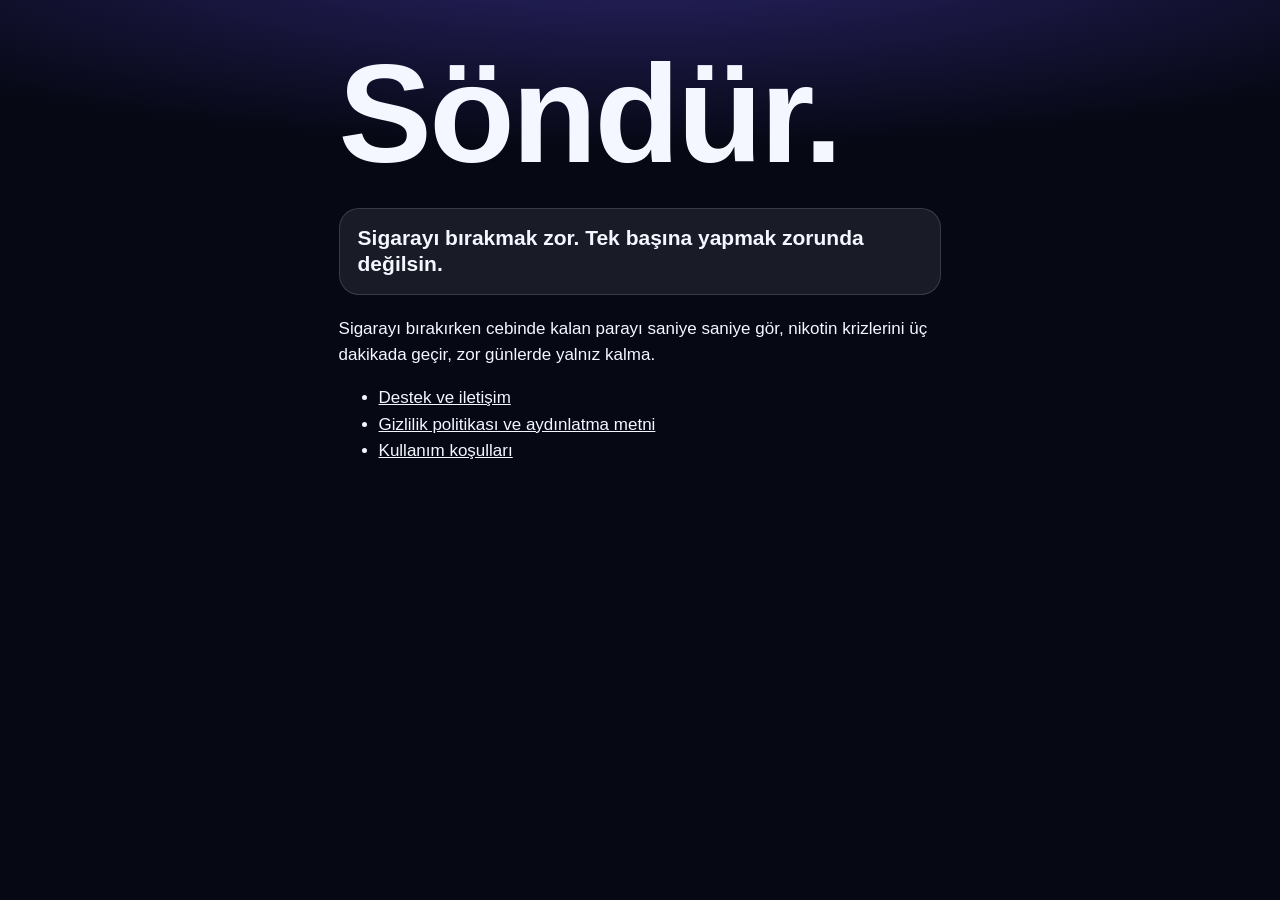
<file: index.html>
<!doctype html>
<html lang="tr">
  <head>
    <meta charset="UTF-8" />
    <meta name="viewport" content="width=device-width, initial-scale=1" />
    <title>Söndür: Sigarayı Bırak</title>
    <meta name="description" content="Sigarayı bırakırken kazancını gör, krizleri söndür, yalnız kalma." />
    <link rel="stylesheet" href="stil.css" />
  </head>
  <body>
    <main>
      <h1 class="dev">Söndür.</h1>
      <p class="uyari">Sigarayı bırakmak zor. Tek başına yapmak zorunda değilsin.</p>
      <p>Sigarayı bırakırken cebinde kalan parayı saniye saniye gör, nikotin krizlerini üç dakikada geçir, zor günlerde yalnız kalma.</p>
      <ul>
        <li><a href="destek.html">Destek ve iletişim</a></li>
        <li><a href="gizlilik.html">Gizlilik politikası ve aydınlatma metni</a></li>
        <li><a href="kosullar.html">Kullanım koşulları</a></li>
      </ul>
    </main>
  </body>
</html>
</file>
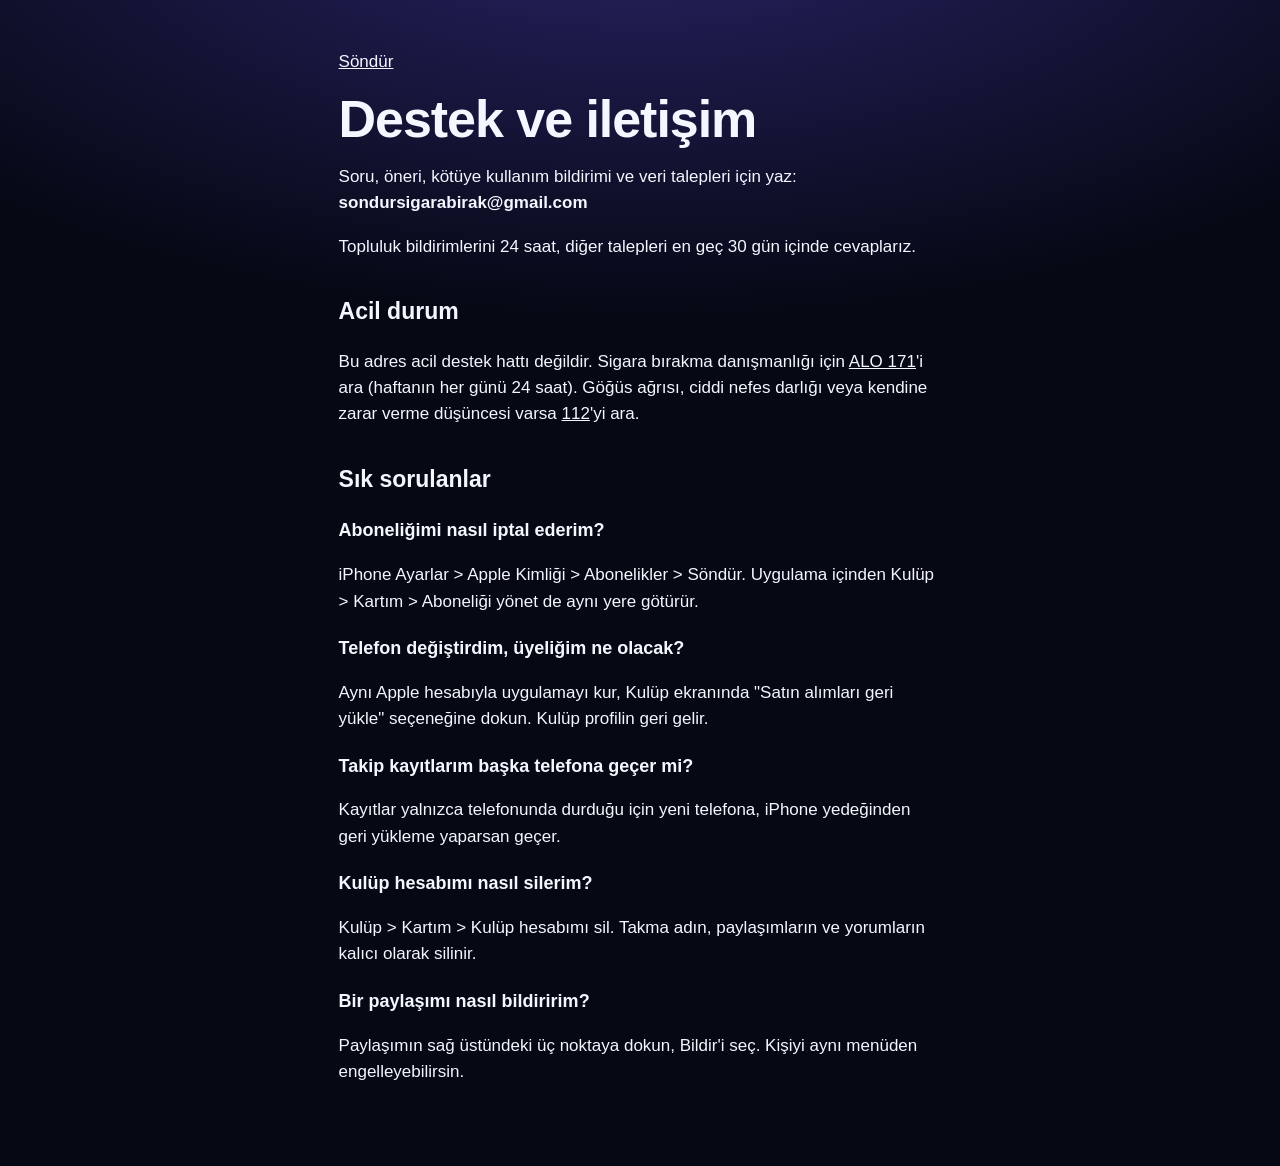
<file: destek.html>
<!doctype html>
<html lang="tr">
  <head>
    <meta charset="UTF-8" />
    <meta name="viewport" content="width=device-width, initial-scale=1" />
    <title>Destek | Söndür</title>
    <link rel="stylesheet" href="stil.css" />
  </head>
  <body>
    <main>
      <p><a href="index.html">Söndür</a></p>
      <h1>Destek ve iletişim</h1>
      <p>Soru, öneri, kötüye kullanım bildirimi ve veri talepleri için yaz: <strong>sondursigarabirak@gmail.com</strong></p>
      <p>Topluluk bildirimlerini 24 saat, diğer talepleri en geç 30 gün içinde cevaplarız.</p>

      <h2>Acil durum</h2>
      <p>
        Bu adres acil destek hattı değildir. Sigara bırakma danışmanlığı için <a href="tel:171">ALO 171</a>'i ara
        (haftanın her günü 24 saat). Göğüs ağrısı, ciddi nefes darlığı veya kendine zarar verme düşüncesi varsa
        <a href="tel:112">112</a>'yi ara.
      </p>

      <h2>Sık sorulanlar</h2>
      <h3>Aboneliğimi nasıl iptal ederim?</h3>
      <p>iPhone Ayarlar &gt; Apple Kimliği &gt; Abonelikler &gt; Söndür. Uygulama içinden Kulüp &gt; Kartım &gt; Aboneliği yönet de aynı yere götürür.</p>
      <h3>Telefon değiştirdim, üyeliğim ne olacak?</h3>
      <p>Aynı Apple hesabıyla uygulamayı kur, Kulüp ekranında "Satın alımları geri yükle" seçeneğine dokun. Kulüp profilin geri gelir.</p>
      <h3>Takip kayıtlarım başka telefona geçer mi?</h3>
      <p>Kayıtlar yalnızca telefonunda durduğu için yeni telefona, iPhone yedeğinden geri yükleme yaparsan geçer.</p>
      <h3>Kulüp hesabımı nasıl silerim?</h3>
      <p>Kulüp &gt; Kartım &gt; Kulüp hesabımı sil. Takma adın, paylaşımların ve yorumların kalıcı olarak silinir.</p>
      <h3>Bir paylaşımı nasıl bildiririm?</h3>
      <p>Paylaşımın sağ üstündeki üç noktaya dokun, Bildir'i seç. Kişiyi aynı menüden engelleyebilirsin.</p>
    </main>
  </body>
</html>
</file>
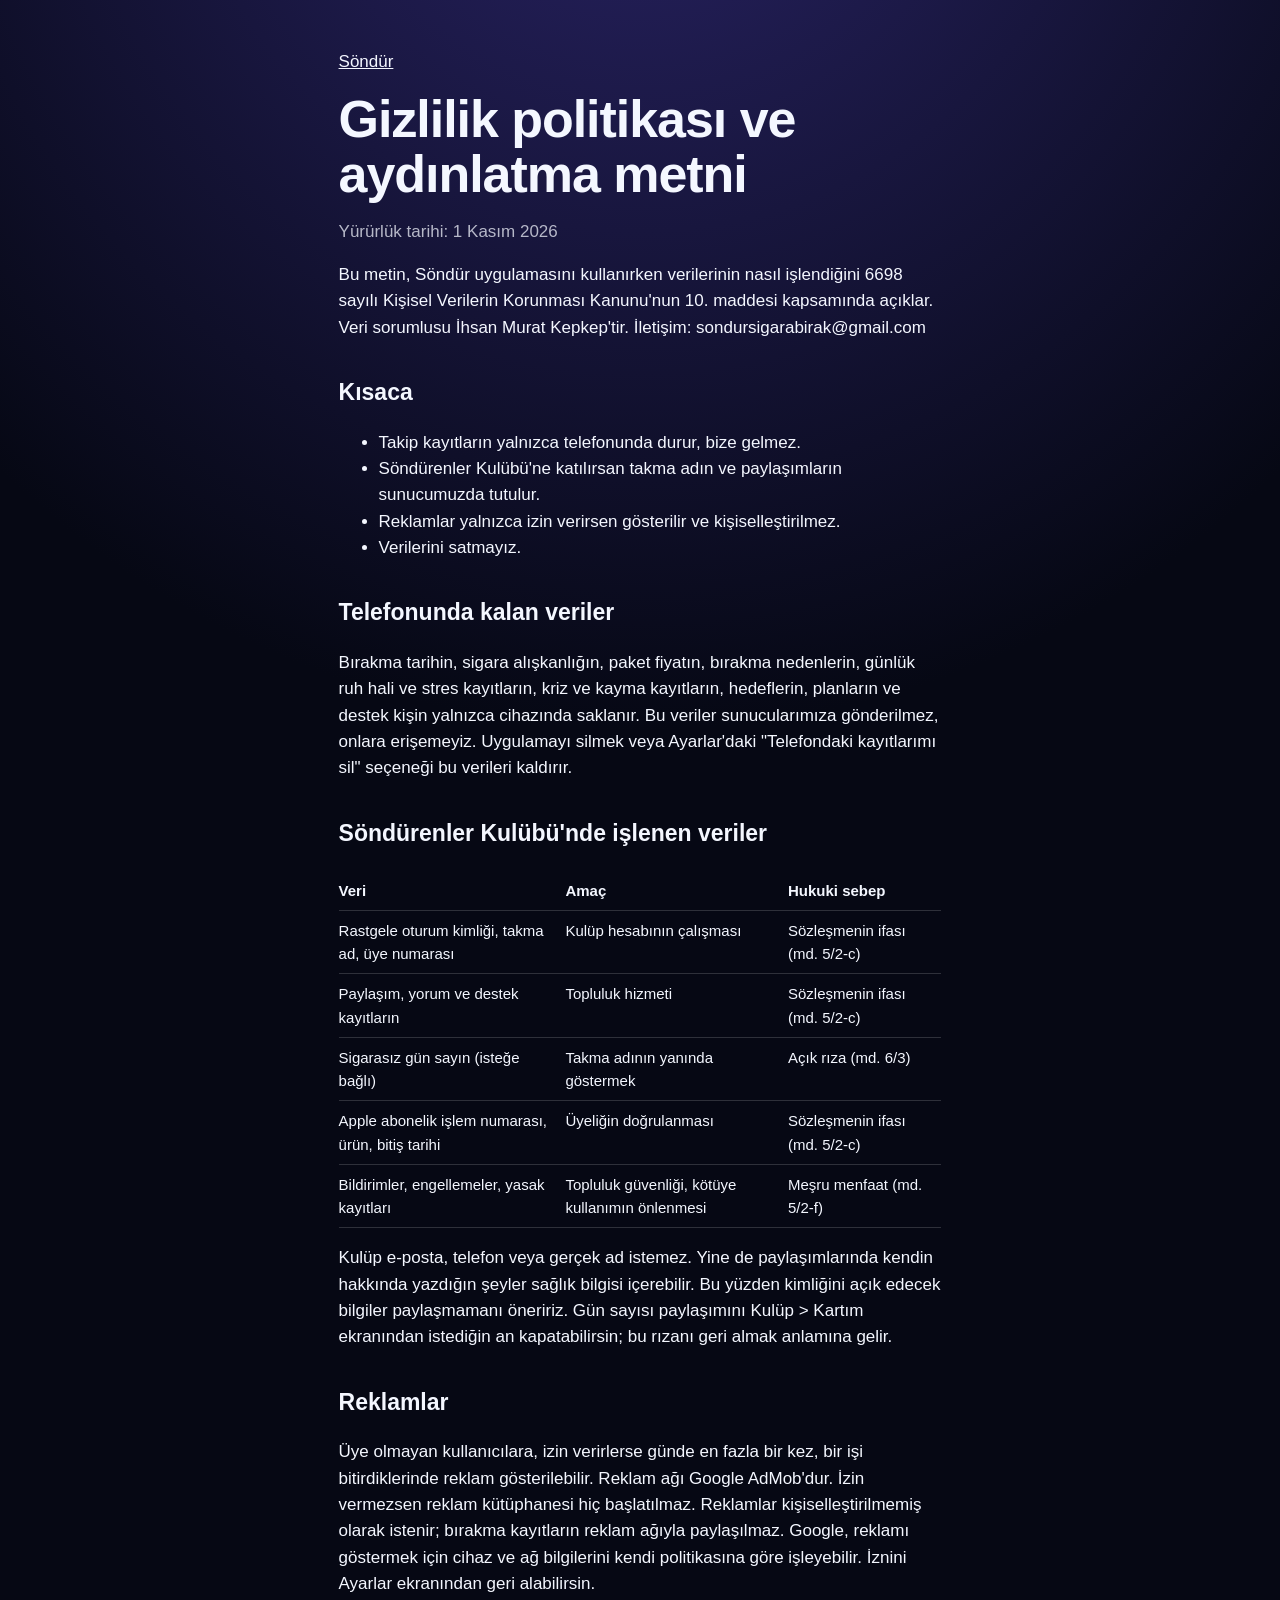
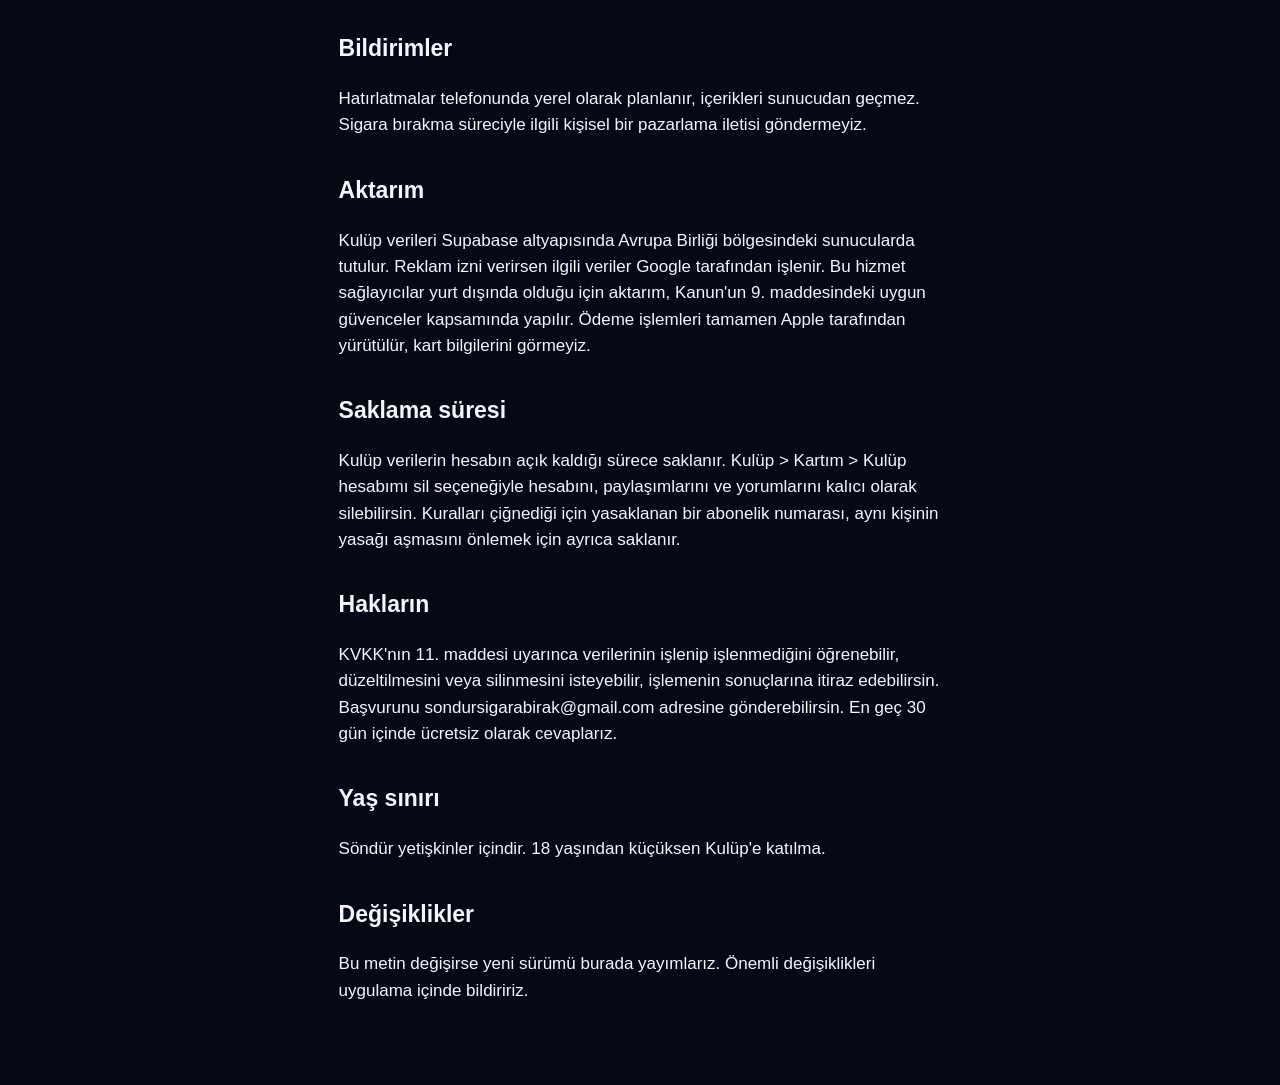
<file: gizlilik.html>
<!doctype html>
<html lang="tr">
  <head>
    <meta charset="UTF-8" />
    <meta name="viewport" content="width=device-width, initial-scale=1" />
    <title>Gizlilik ve Aydınlatma | Söndür</title>
    <link rel="stylesheet" href="stil.css" />
  </head>
  <body>
    <main>
      <p><a href="index.html">Söndür</a></p>
      <h1>Gizlilik politikası ve aydınlatma metni</h1>
      <p class="tarih">Yürürlük tarihi: 1 Kasım 2026</p>

      <p>
        Bu metin, Söndür uygulamasını kullanırken verilerinin nasıl işlendiğini 6698 sayılı Kişisel Verilerin
        Korunması Kanunu'nun 10. maddesi kapsamında açıklar. Veri sorumlusu İhsan Murat Kepkep'tir. İletişim: sondursigarabirak@gmail.com
      </p>

      <h2>Kısaca</h2>
      <ul>
        <li>Takip kayıtların yalnızca telefonunda durur, bize gelmez.</li>
        <li>Söndürenler Kulübü'ne katılırsan takma adın ve paylaşımların sunucumuzda tutulur.</li>
        <li>Reklamlar yalnızca izin verirsen gösterilir ve kişiselleştirilmez.</li>
        <li>Verilerini satmayız.</li>
      </ul>

      <h2>Telefonunda kalan veriler</h2>
      <p>
        Bırakma tarihin, sigara alışkanlığın, paket fiyatın, bırakma nedenlerin, günlük ruh hali ve stres kayıtların,
        kriz ve kayma kayıtların, hedeflerin, planların ve destek kişin yalnızca cihazında saklanır. Bu veriler
        sunucularımıza gönderilmez, onlara erişemeyiz. Uygulamayı silmek veya Ayarlar'daki "Telefondaki kayıtlarımı sil"
        seçeneği bu verileri kaldırır.
      </p>

      <h2>Söndürenler Kulübü'nde işlenen veriler</h2>
      <table>
        <thead>
          <tr><th>Veri</th><th>Amaç</th><th>Hukuki sebep</th></tr>
        </thead>
        <tbody>
          <tr><td>Rastgele oturum kimliği, takma ad, üye numarası</td><td>Kulüp hesabının çalışması</td><td>Sözleşmenin ifası (md. 5/2-c)</td></tr>
          <tr><td>Paylaşım, yorum ve destek kayıtların</td><td>Topluluk hizmeti</td><td>Sözleşmenin ifası (md. 5/2-c)</td></tr>
          <tr><td>Sigarasız gün sayın (isteğe bağlı)</td><td>Takma adının yanında göstermek</td><td>Açık rıza (md. 6/3)</td></tr>
          <tr><td>Apple abonelik işlem numarası, ürün, bitiş tarihi</td><td>Üyeliğin doğrulanması</td><td>Sözleşmenin ifası (md. 5/2-c)</td></tr>
          <tr><td>Bildirimler, engellemeler, yasak kayıtları</td><td>Topluluk güvenliği, kötüye kullanımın önlenmesi</td><td>Meşru menfaat (md. 5/2-f)</td></tr>
        </tbody>
      </table>
      <p>
        Kulüp e-posta, telefon veya gerçek ad istemez. Yine de paylaşımlarında kendin hakkında yazdığın şeyler sağlık
        bilgisi içerebilir. Bu yüzden kimliğini açık edecek bilgiler paylaşmamanı öneririz. Gün sayısı paylaşımını
        Kulüp &gt; Kartım ekranından istediğin an kapatabilirsin; bu rızanı geri almak anlamına gelir.
      </p>

      <h2>Reklamlar</h2>
      <p>
        Üye olmayan kullanıcılara, izin verirlerse günde en fazla bir kez, bir işi bitirdiklerinde reklam gösterilebilir.
        Reklam ağı Google AdMob'dur. İzin vermezsen reklam kütüphanesi hiç başlatılmaz. Reklamlar kişiselleştirilmemiş
        olarak istenir; bırakma kayıtların reklam ağıyla paylaşılmaz. Google, reklamı göstermek için cihaz ve ağ
        bilgilerini kendi politikasına göre işleyebilir. İznini Ayarlar ekranından geri alabilirsin.
      </p>

      <h2>Bildirimler</h2>
      <p>
        Hatırlatmalar telefonunda yerel olarak planlanır, içerikleri sunucudan geçmez. Sigara bırakma süreciyle ilgili
        kişisel bir pazarlama iletisi göndermeyiz.
      </p>

      <h2>Aktarım</h2>
      <p>
        Kulüp verileri Supabase altyapısında Avrupa Birliği bölgesindeki sunucularda tutulur. Reklam izni verirsen ilgili
        veriler Google tarafından işlenir. Bu hizmet sağlayıcılar yurt dışında olduğu için aktarım, Kanun'un 9. maddesindeki
        uygun güvenceler kapsamında yapılır. Ödeme işlemleri tamamen Apple tarafından yürütülür, kart bilgilerini görmeyiz.
      </p>

      <h2>Saklama süresi</h2>
      <p>
        Kulüp verilerin hesabın açık kaldığı sürece saklanır. Kulüp &gt; Kartım &gt; Kulüp hesabımı sil seçeneğiyle hesabını,
        paylaşımlarını ve yorumlarını kalıcı olarak silebilirsin. Kuralları çiğnediği için yasaklanan bir abonelik
        numarası, aynı kişinin yasağı aşmasını önlemek için ayrıca saklanır.
      </p>

      <h2>Hakların</h2>
      <p>
        KVKK'nın 11. maddesi uyarınca verilerinin işlenip işlenmediğini öğrenebilir, düzeltilmesini veya silinmesini
        isteyebilir, işlemenin sonuçlarına itiraz edebilirsin. Başvurunu sondursigarabirak@gmail.com adresine gönderebilirsin. En geç
        30 gün içinde ücretsiz olarak cevaplarız.
      </p>

      <h2>Yaş sınırı</h2>
      <p>Söndür yetişkinler içindir. 18 yaşından küçüksen Kulüp'e katılma.</p>

      <h2>Değişiklikler</h2>
      <p>Bu metin değişirse yeni sürümü burada yayımlarız. Önemli değişiklikleri uygulama içinde bildiririz.</p>
    </main>
  </body>
</html>
</file>
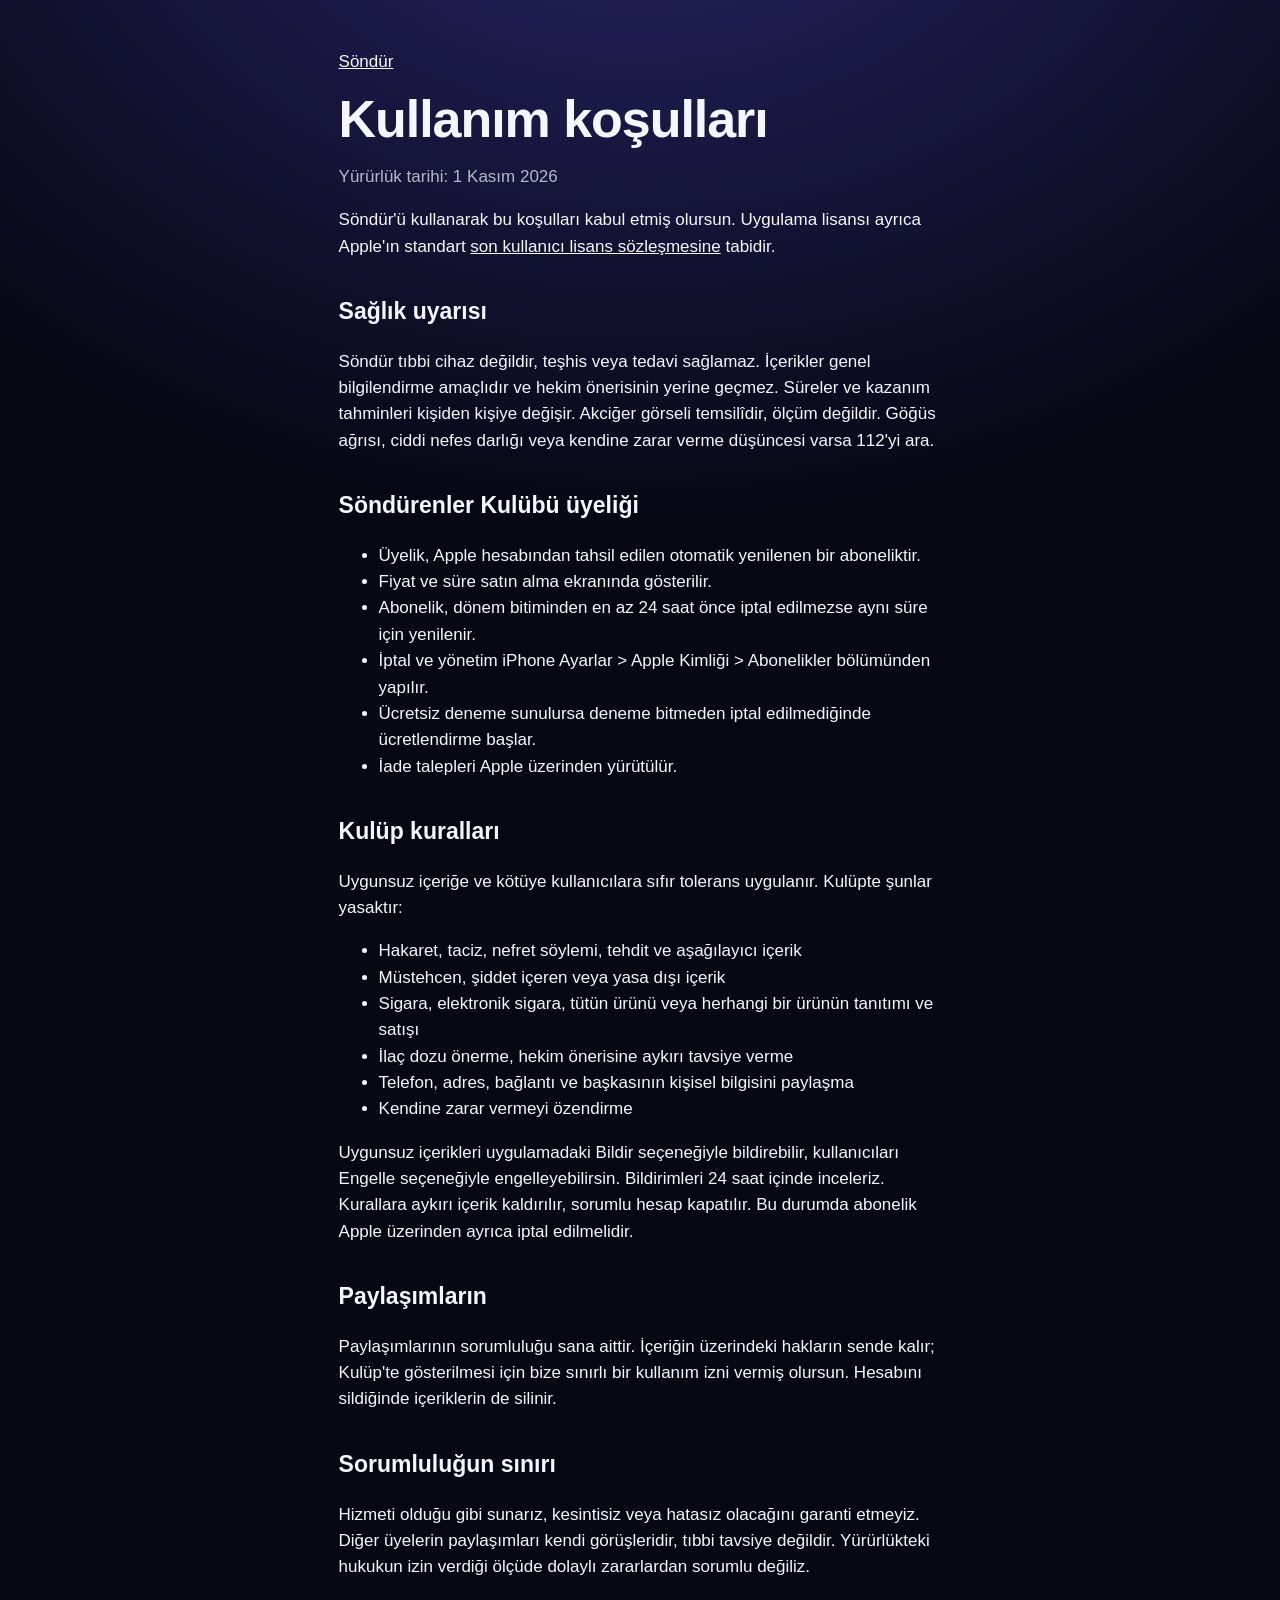
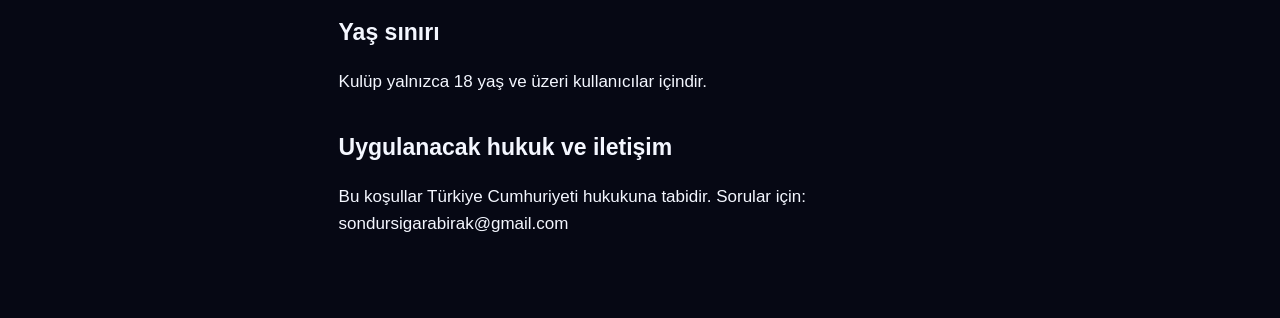
<file: kosullar.html>
<!doctype html>
<html lang="tr">
  <head>
    <meta charset="UTF-8" />
    <meta name="viewport" content="width=device-width, initial-scale=1" />
    <title>Kullanım Koşulları | Söndür</title>
    <link rel="stylesheet" href="stil.css" />
  </head>
  <body>
    <main>
      <p><a href="index.html">Söndür</a></p>
      <h1>Kullanım koşulları</h1>
      <p class="tarih">Yürürlük tarihi: 1 Kasım 2026</p>

      <p>
        Söndür'ü kullanarak bu koşulları kabul etmiş olursun. Uygulama lisansı ayrıca Apple'ın standart
        <a href="https://www.apple.com/legal/internet-services/itunes/dev/stdeula/">son kullanıcı lisans sözleşmesine</a> tabidir.
      </p>

      <h2>Sağlık uyarısı</h2>
      <p>
        Söndür tıbbi cihaz değildir, teşhis veya tedavi sağlamaz. İçerikler genel bilgilendirme amaçlıdır ve hekim
        önerisinin yerine geçmez. Süreler ve kazanım tahminleri kişiden kişiye değişir. Akciğer görseli temsilîdir, ölçüm
        değildir. Göğüs ağrısı, ciddi nefes darlığı veya kendine zarar verme düşüncesi varsa 112'yi ara.
      </p>

      <h2>Söndürenler Kulübü üyeliği</h2>
      <ul>
        <li>Üyelik, Apple hesabından tahsil edilen otomatik yenilenen bir aboneliktir.</li>
        <li>Fiyat ve süre satın alma ekranında gösterilir.</li>
        <li>Abonelik, dönem bitiminden en az 24 saat önce iptal edilmezse aynı süre için yenilenir.</li>
        <li>İptal ve yönetim iPhone Ayarlar &gt; Apple Kimliği &gt; Abonelikler bölümünden yapılır.</li>
        <li>Ücretsiz deneme sunulursa deneme bitmeden iptal edilmediğinde ücretlendirme başlar.</li>
        <li>İade talepleri Apple üzerinden yürütülür.</li>
      </ul>

      <h2>Kulüp kuralları</h2>
      <p>Uygunsuz içeriğe ve kötüye kullanıcılara sıfır tolerans uygulanır. Kulüpte şunlar yasaktır:</p>
      <ul>
        <li>Hakaret, taciz, nefret söylemi, tehdit ve aşağılayıcı içerik</li>
        <li>Müstehcen, şiddet içeren veya yasa dışı içerik</li>
        <li>Sigara, elektronik sigara, tütün ürünü veya herhangi bir ürünün tanıtımı ve satışı</li>
        <li>İlaç dozu önerme, hekim önerisine aykırı tavsiye verme</li>
        <li>Telefon, adres, bağlantı ve başkasının kişisel bilgisini paylaşma</li>
        <li>Kendine zarar vermeyi özendirme</li>
      </ul>
      <p>
        Uygunsuz içerikleri uygulamadaki Bildir seçeneğiyle bildirebilir, kullanıcıları Engelle seçeneğiyle
        engelleyebilirsin. Bildirimleri 24 saat içinde inceleriz. Kurallara aykırı içerik kaldırılır, sorumlu hesap
        kapatılır. Bu durumda abonelik Apple üzerinden ayrıca iptal edilmelidir.
      </p>

      <h2>Paylaşımların</h2>
      <p>
        Paylaşımlarının sorumluluğu sana aittir. İçeriğin üzerindeki hakların sende kalır; Kulüp'te gösterilmesi için
        bize sınırlı bir kullanım izni vermiş olursun. Hesabını sildiğinde içeriklerin de silinir.
      </p>

      <h2>Sorumluluğun sınırı</h2>
      <p>
        Hizmeti olduğu gibi sunarız, kesintisiz veya hatasız olacağını garanti etmeyiz. Diğer üyelerin paylaşımları
        kendi görüşleridir, tıbbi tavsiye değildir. Yürürlükteki hukukun izin verdiği ölçüde dolaylı zararlardan sorumlu değiliz.
      </p>

      <h2>Yaş sınırı</h2>
      <p>Kulüp yalnızca 18 yaş ve üzeri kullanıcılar içindir.</p>

      <h2>Uygulanacak hukuk ve iletişim</h2>
      <p>Bu koşullar Türkiye Cumhuriyeti hukukuna tabidir. Sorular için: sondursigarabirak@gmail.com</p>
    </main>
  </body>
</html>
</file>
<file: stil.css>
:root {
  color-scheme: dark;
  --paper: #f4f7ff;
}

* {
  box-sizing: border-box;
}

body {
  margin: 0;
  background: radial-gradient(120% 60% at 50% -10%, #2a2468 0, #060814 62%) no-repeat #060814;
  color: var(--paper);
  font: 17px/1.55 -apple-system, BlinkMacSystemFont, 'Segoe UI', Roboto, sans-serif;
}

main {
  max-width: 68ch;
  margin: 0 auto;
  padding: 32px 20px 64px;
}

h1 {
  font-size: clamp(34px, 8vw, 52px);
  line-height: 1.05;
  letter-spacing: -0.02em;
  margin: 8px 0 12px;
}

h1.dev {
  font-size: clamp(72px, 22vw, 140px);
}

h2 {
  margin-top: 34px;
  font-size: 23px;
}

h3 {
  margin: 20px 0 2px;
  font-size: 18px;
}

a {
  color: inherit;
}

.tarih {
  opacity: 0.72;
}

.uyari {
  padding: 16px 18px;
  border-radius: 20px;
  background: rgba(255, 255, 255, 0.08);
  border: 1px solid rgba(255, 255, 255, 0.14);
  font-size: 21px;
  font-weight: 700;
  line-height: 1.25;
}

table {
  width: 100%;
  border-collapse: collapse;
  font-size: 15px;
}

th,
td {
  padding: 8px 8px 8px 0;
  border-bottom: 1px solid rgba(255, 255, 255, 0.16);
  text-align: left;
  vertical-align: top;
}
</file>
